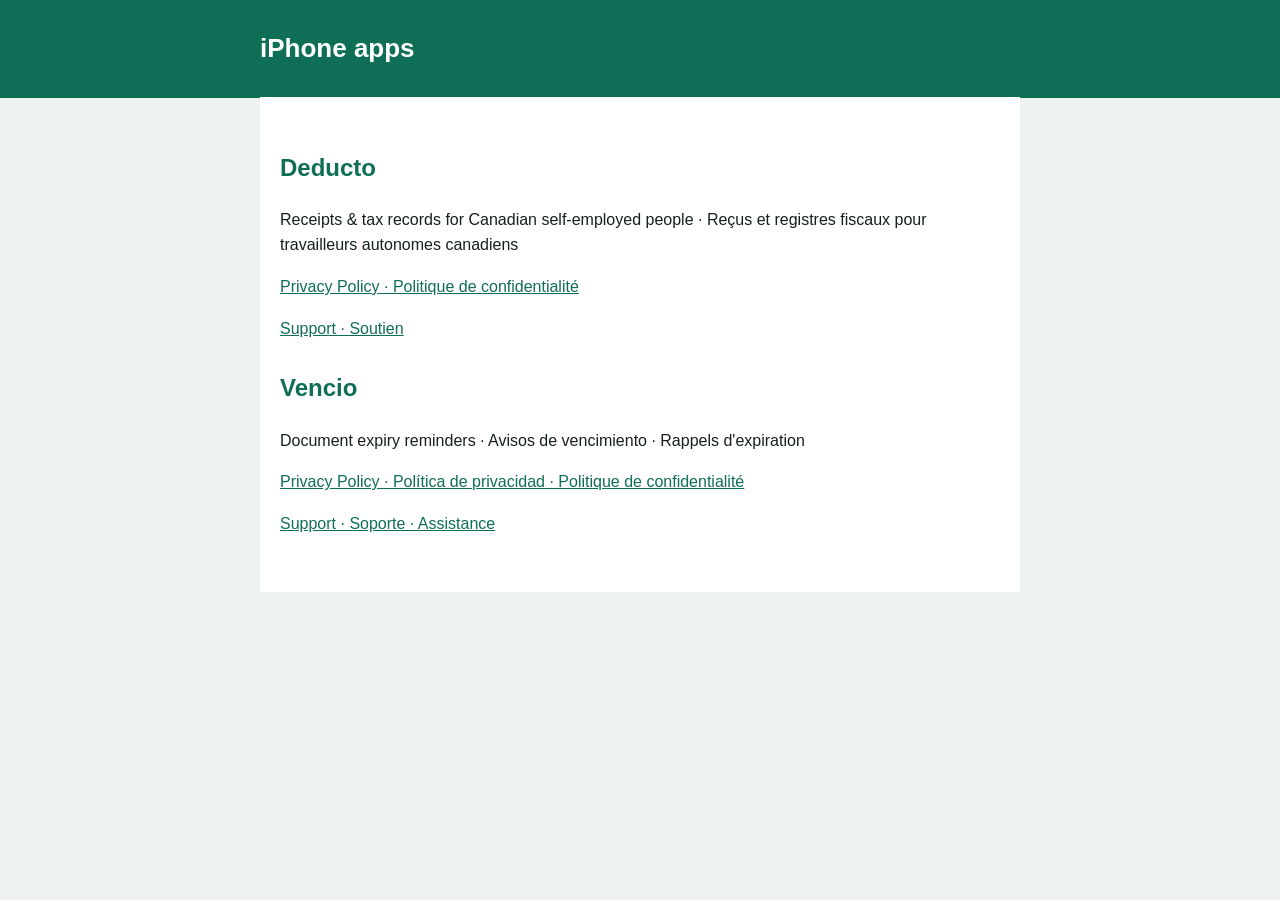
<file: index.html>
<!doctype html><html lang="en"><head><meta charset="utf-8"><meta name="viewport" content="width=device-width,initial-scale=1"><title>Deya Mutombo – Apps</title><link rel="stylesheet" href="/style.css"></head>
<body><header><div><h1>iPhone apps</h1></div></header>
<main><h2>Deducto</h2><p>Receipts &amp; tax records for Canadian self-employed people · Reçus et registres fiscaux pour travailleurs autonomes canadiens</p><p><a href="/deducto/privacy/">Privacy Policy · Politique de confidentialité</a></p><p><a href="/deducto/support/">Support · Soutien</a></p><h2>Vencio</h2><p>Document expiry reminders · Avisos de vencimiento · Rappels d'expiration</p><p><a href="/vencio/privacy/">Privacy Policy · Política de privacidad · Politique de confidentialité</a></p><p><a href="/vencio/support/">Support · Soporte · Assistance</a></p></main></body></html>
</file>
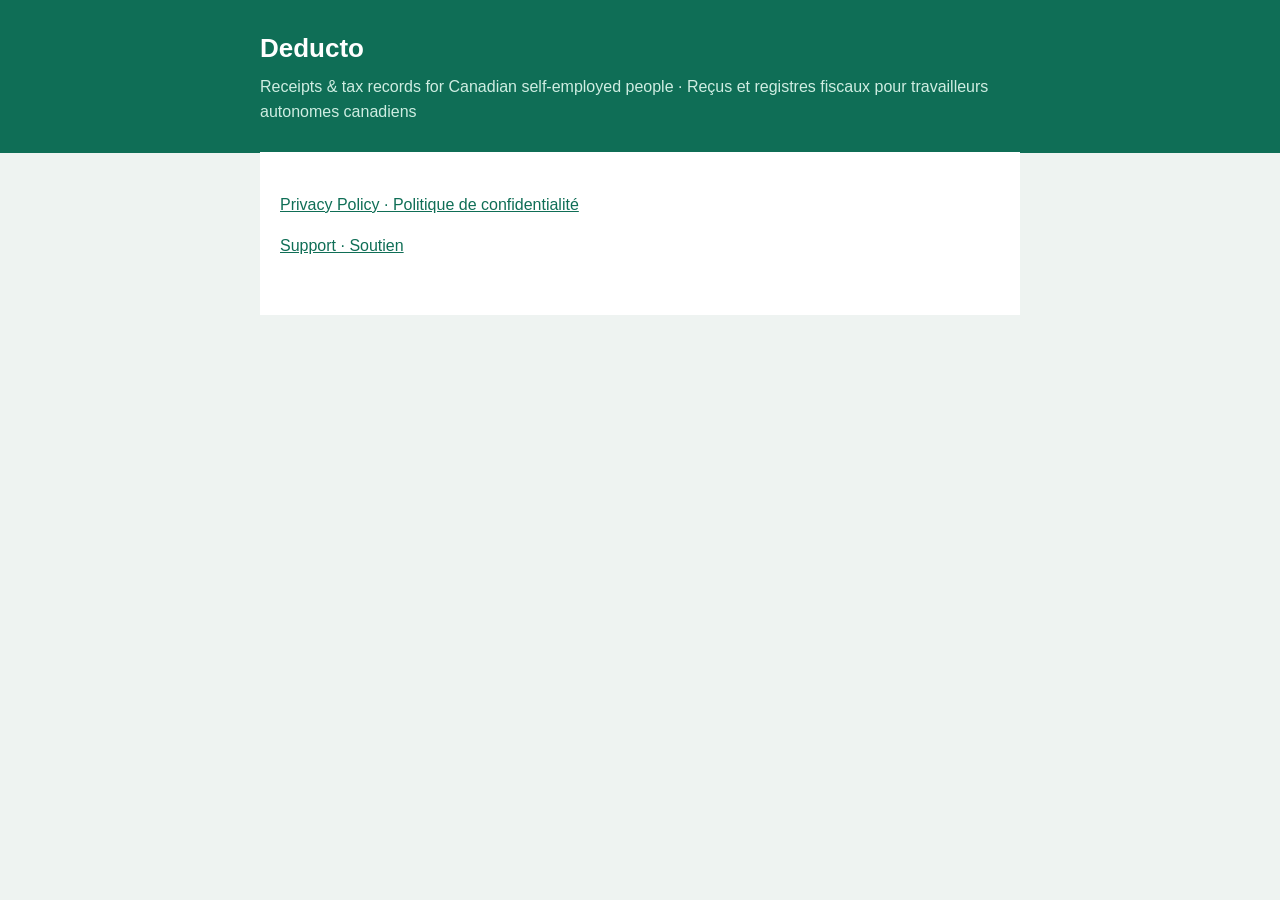
<file: deducto/index.html>
<!doctype html><html lang="en"><head><meta charset="utf-8"><meta name="viewport" content="width=device-width,initial-scale=1"><title>Deducto</title><link rel="stylesheet" href="/style.css"></head>
<body><header><div><h1>Deducto</h1><p>Receipts &amp; tax records for Canadian self-employed people · Reçus et registres fiscaux pour travailleurs autonomes canadiens</p></div></header>
<main><p><a href="/deducto/privacy/">Privacy Policy · Politique de confidentialité</a></p><p><a href="/deducto/support/">Support · Soutien</a></p></main></body></html>
</file>
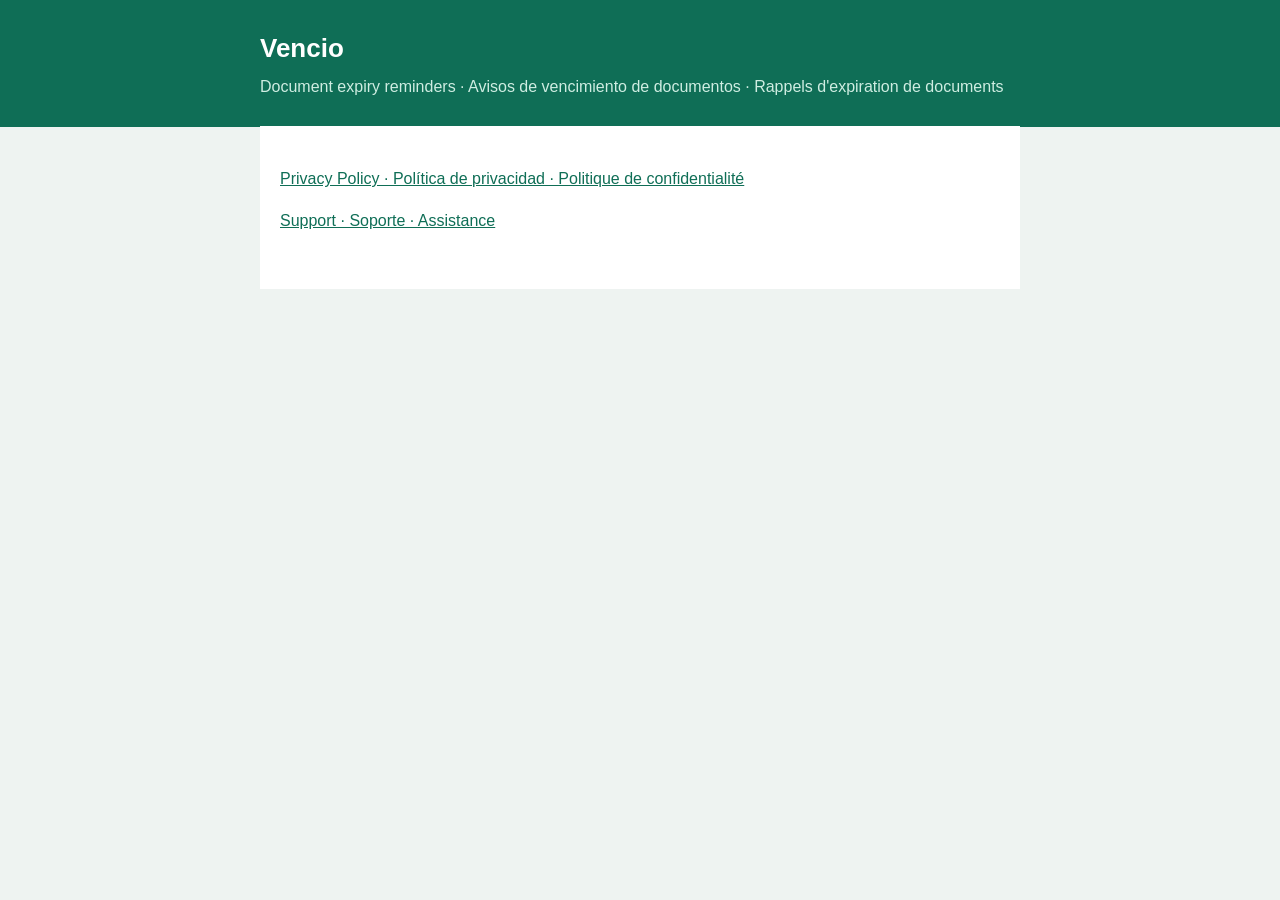
<file: vencio/index.html>
<!doctype html><html lang="en"><head><meta charset="utf-8"><meta name="viewport" content="width=device-width,initial-scale=1"><title>Vencio</title><link rel="stylesheet" href="/style.css"></head>
<body><header><div><h1>Vencio</h1><p>Document expiry reminders · Avisos de vencimiento de documentos · Rappels d'expiration de documents</p></div></header>
<main><p><a href="/vencio/privacy/">Privacy Policy · Política de privacidad · Politique de confidentialité</a></p><p><a href="/vencio/support/">Support · Soporte · Assistance</a></p></main></body></html>
</file>
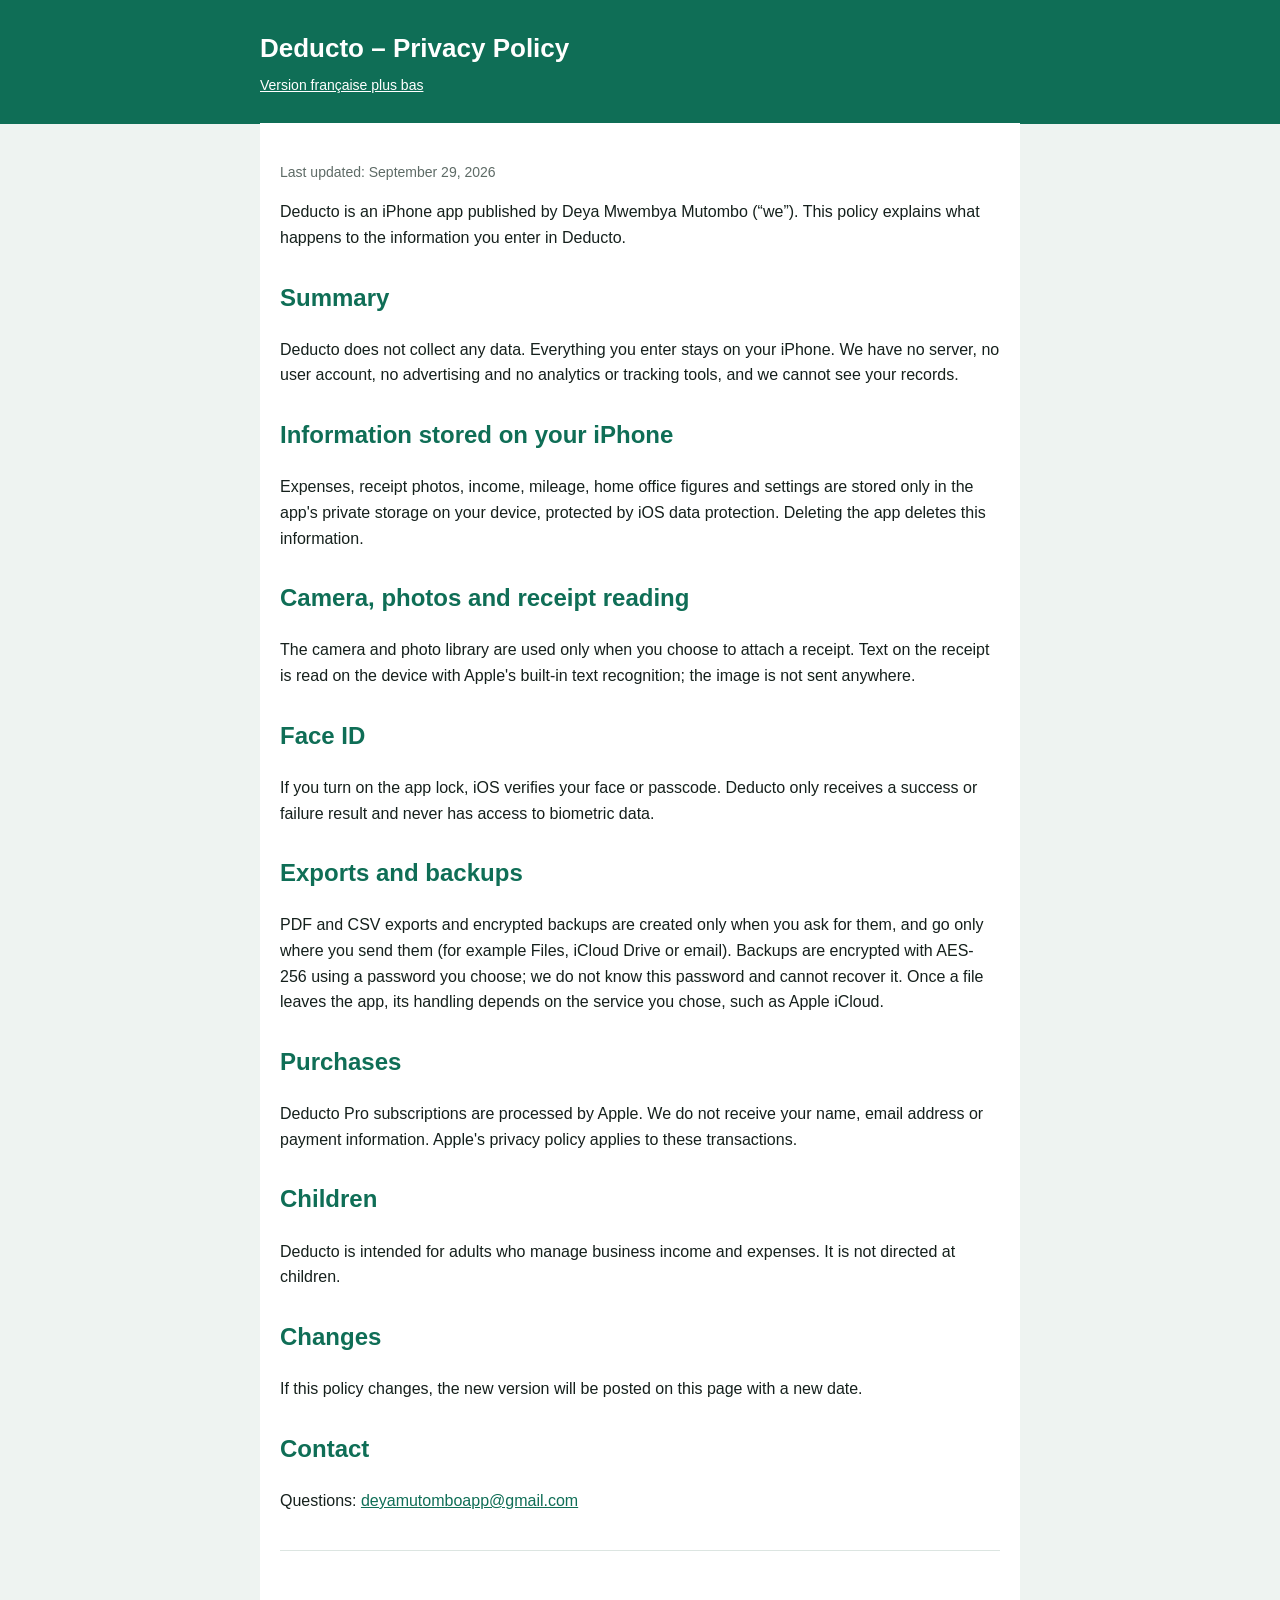
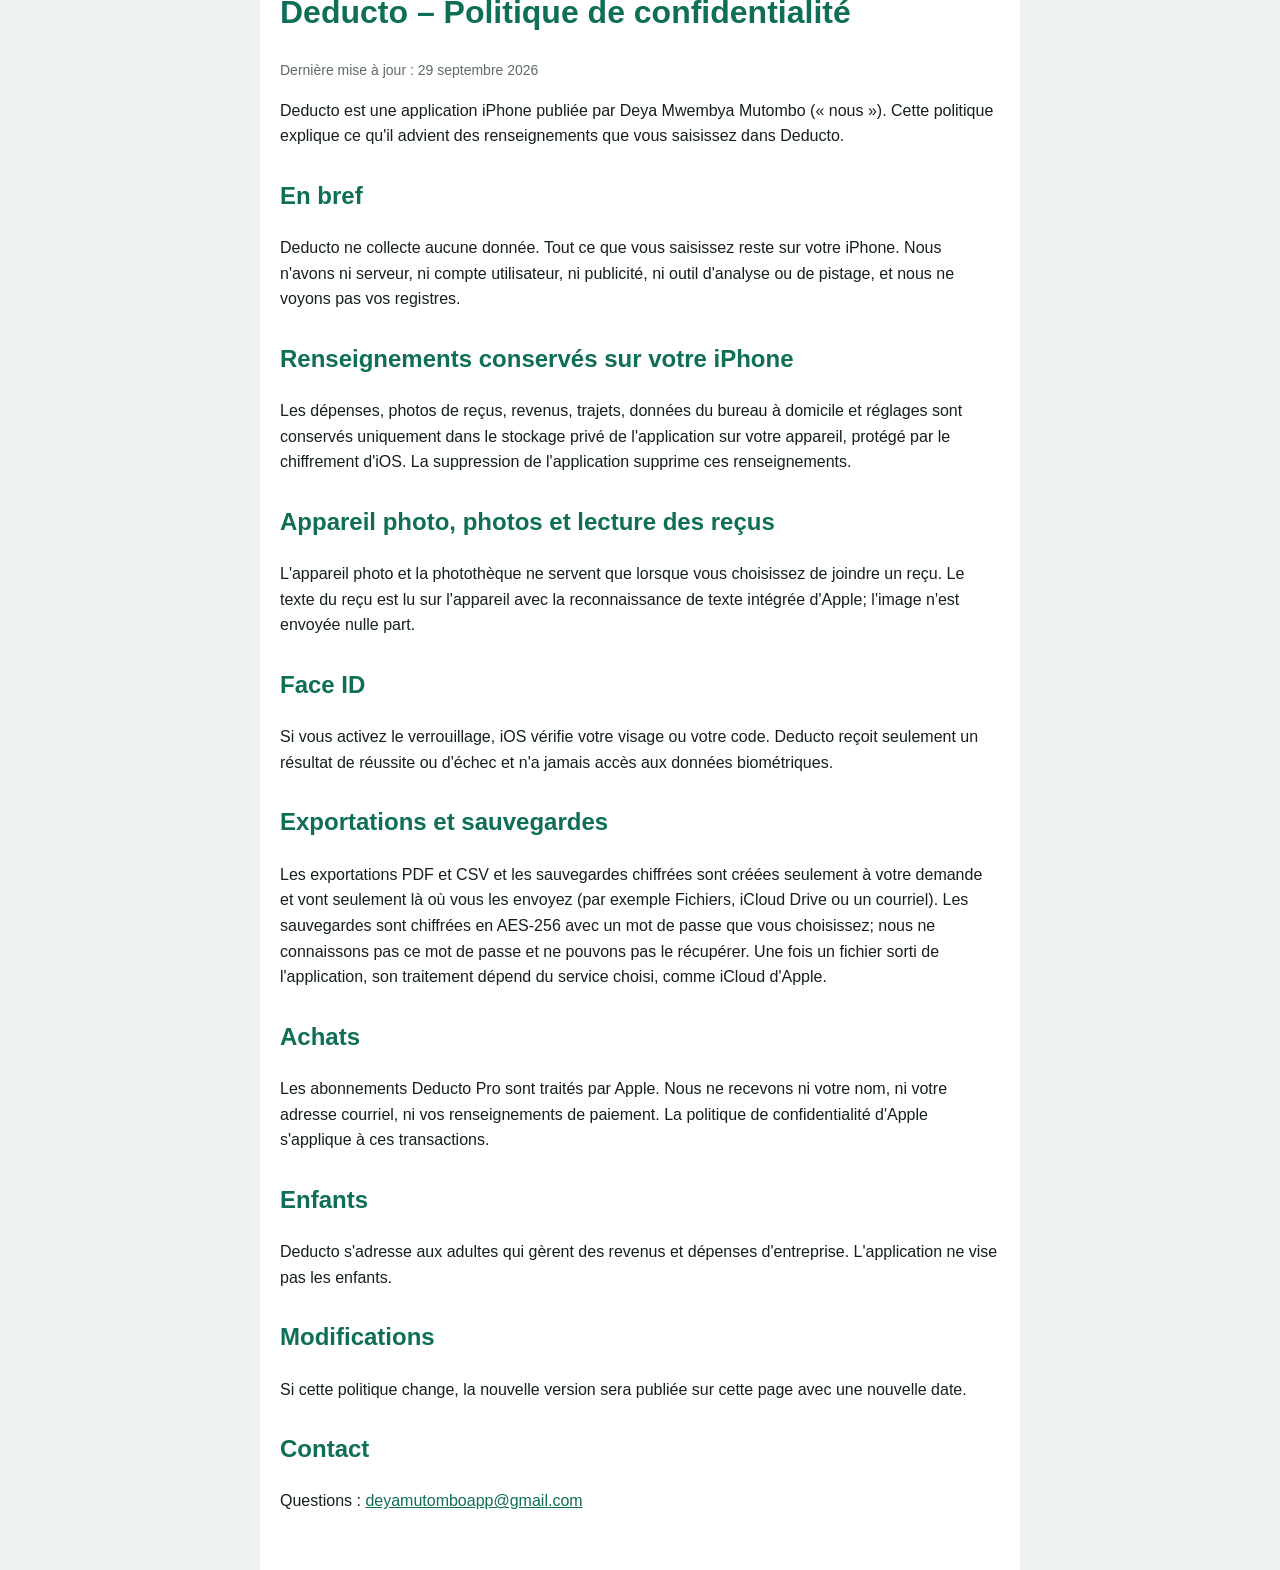
<file: deducto/privacy/index.html>
<!doctype html><html lang="en"><head><meta charset="utf-8"><meta name="viewport" content="width=device-width,initial-scale=1"><title>Deducto – Privacy Policy</title><link rel="stylesheet" href="/style.css"></head>
<body><header><div><h1>Deducto – Privacy Policy</h1><p class="lang"><a href="#fr">Version française plus bas</a></p></div></header><main>
<p class="muted">Last updated: September 29, 2026</p>
<p>Deducto is an iPhone app published by Deya Mwembya Mutombo (“we”). This policy explains what happens to the information you enter in Deducto.</p>
<h2>Summary</h2>
<p>Deducto does not collect any data. Everything you enter stays on your iPhone. We have no server, no user account, no advertising and no analytics or tracking tools, and we cannot see your records.</p>
<h2>Information stored on your iPhone</h2>
<p>Expenses, receipt photos, income, mileage, home office figures and settings are stored only in the app's private storage on your device, protected by iOS data protection. Deleting the app deletes this information.</p>
<h2>Camera, photos and receipt reading</h2>
<p>The camera and photo library are used only when you choose to attach a receipt. Text on the receipt is read on the device with Apple's built-in text recognition; the image is not sent anywhere.</p>
<h2>Face ID</h2>
<p>If you turn on the app lock, iOS verifies your face or passcode. Deducto only receives a success or failure result and never has access to biometric data.</p>
<h2>Exports and backups</h2>
<p>PDF and CSV exports and encrypted backups are created only when you ask for them, and go only where you send them (for example Files, iCloud Drive or email). Backups are encrypted with AES-256 using a password you choose; we do not know this password and cannot recover it. Once a file leaves the app, its handling depends on the service you chose, such as Apple iCloud.</p>
<h2>Purchases</h2>
<p>Deducto Pro subscriptions are processed by Apple. We do not receive your name, email address or payment information. Apple's privacy policy applies to these transactions.</p>
<h2>Children</h2>
<p>Deducto is intended for adults who manage business income and expenses. It is not directed at children.</p>
<h2>Changes</h2>
<p>If this policy changes, the new version will be posted on this page with a new date.</p>
<h2>Contact</h2>
<p>Questions: <a href="mailto:deyamutomboapp@gmail.com">deyamutomboapp@gmail.com</a></p>
<hr id="fr">
<h1 style="color:var(--g)">Deducto – Politique de confidentialité</h1>
<p class="muted">Dernière mise à jour : 29 septembre 2026</p>
<p>Deducto est une application iPhone publiée par Deya Mwembya Mutombo (« nous »). Cette politique explique ce qu'il advient des renseignements que vous saisissez dans Deducto.</p>
<h2>En bref</h2>
<p>Deducto ne collecte aucune donnée. Tout ce que vous saisissez reste sur votre iPhone. Nous n'avons ni serveur, ni compte utilisateur, ni publicité, ni outil d'analyse ou de pistage, et nous ne voyons pas vos registres.</p>
<h2>Renseignements conservés sur votre iPhone</h2>
<p>Les dépenses, photos de reçus, revenus, trajets, données du bureau à domicile et réglages sont conservés uniquement dans le stockage privé de l'application sur votre appareil, protégé par le chiffrement d'iOS. La suppression de l'application supprime ces renseignements.</p>
<h2>Appareil photo, photos et lecture des reçus</h2>
<p>L'appareil photo et la photothèque ne servent que lorsque vous choisissez de joindre un reçu. Le texte du reçu est lu sur l'appareil avec la reconnaissance de texte intégrée d'Apple; l'image n'est envoyée nulle part.</p>
<h2>Face ID</h2>
<p>Si vous activez le verrouillage, iOS vérifie votre visage ou votre code. Deducto reçoit seulement un résultat de réussite ou d'échec et n'a jamais accès aux données biométriques.</p>
<h2>Exportations et sauvegardes</h2>
<p>Les exportations PDF et CSV et les sauvegardes chiffrées sont créées seulement à votre demande et vont seulement là où vous les envoyez (par exemple Fichiers, iCloud Drive ou un courriel). Les sauvegardes sont chiffrées en AES-256 avec un mot de passe que vous choisissez; nous ne connaissons pas ce mot de passe et ne pouvons pas le récupérer. Une fois un fichier sorti de l'application, son traitement dépend du service choisi, comme iCloud d'Apple.</p>
<h2>Achats</h2>
<p>Les abonnements Deducto Pro sont traités par Apple. Nous ne recevons ni votre nom, ni votre adresse courriel, ni vos renseignements de paiement. La politique de confidentialité d'Apple s'applique à ces transactions.</p>
<h2>Enfants</h2>
<p>Deducto s'adresse aux adultes qui gèrent des revenus et dépenses d'entreprise. L'application ne vise pas les enfants.</p>
<h2>Modifications</h2>
<p>Si cette politique change, la nouvelle version sera publiée sur cette page avec une nouvelle date.</p>
<h2>Contact</h2>
<p>Questions : <a href="mailto:deyamutomboapp@gmail.com">deyamutomboapp@gmail.com</a></p>
</main></body></html>
</file>
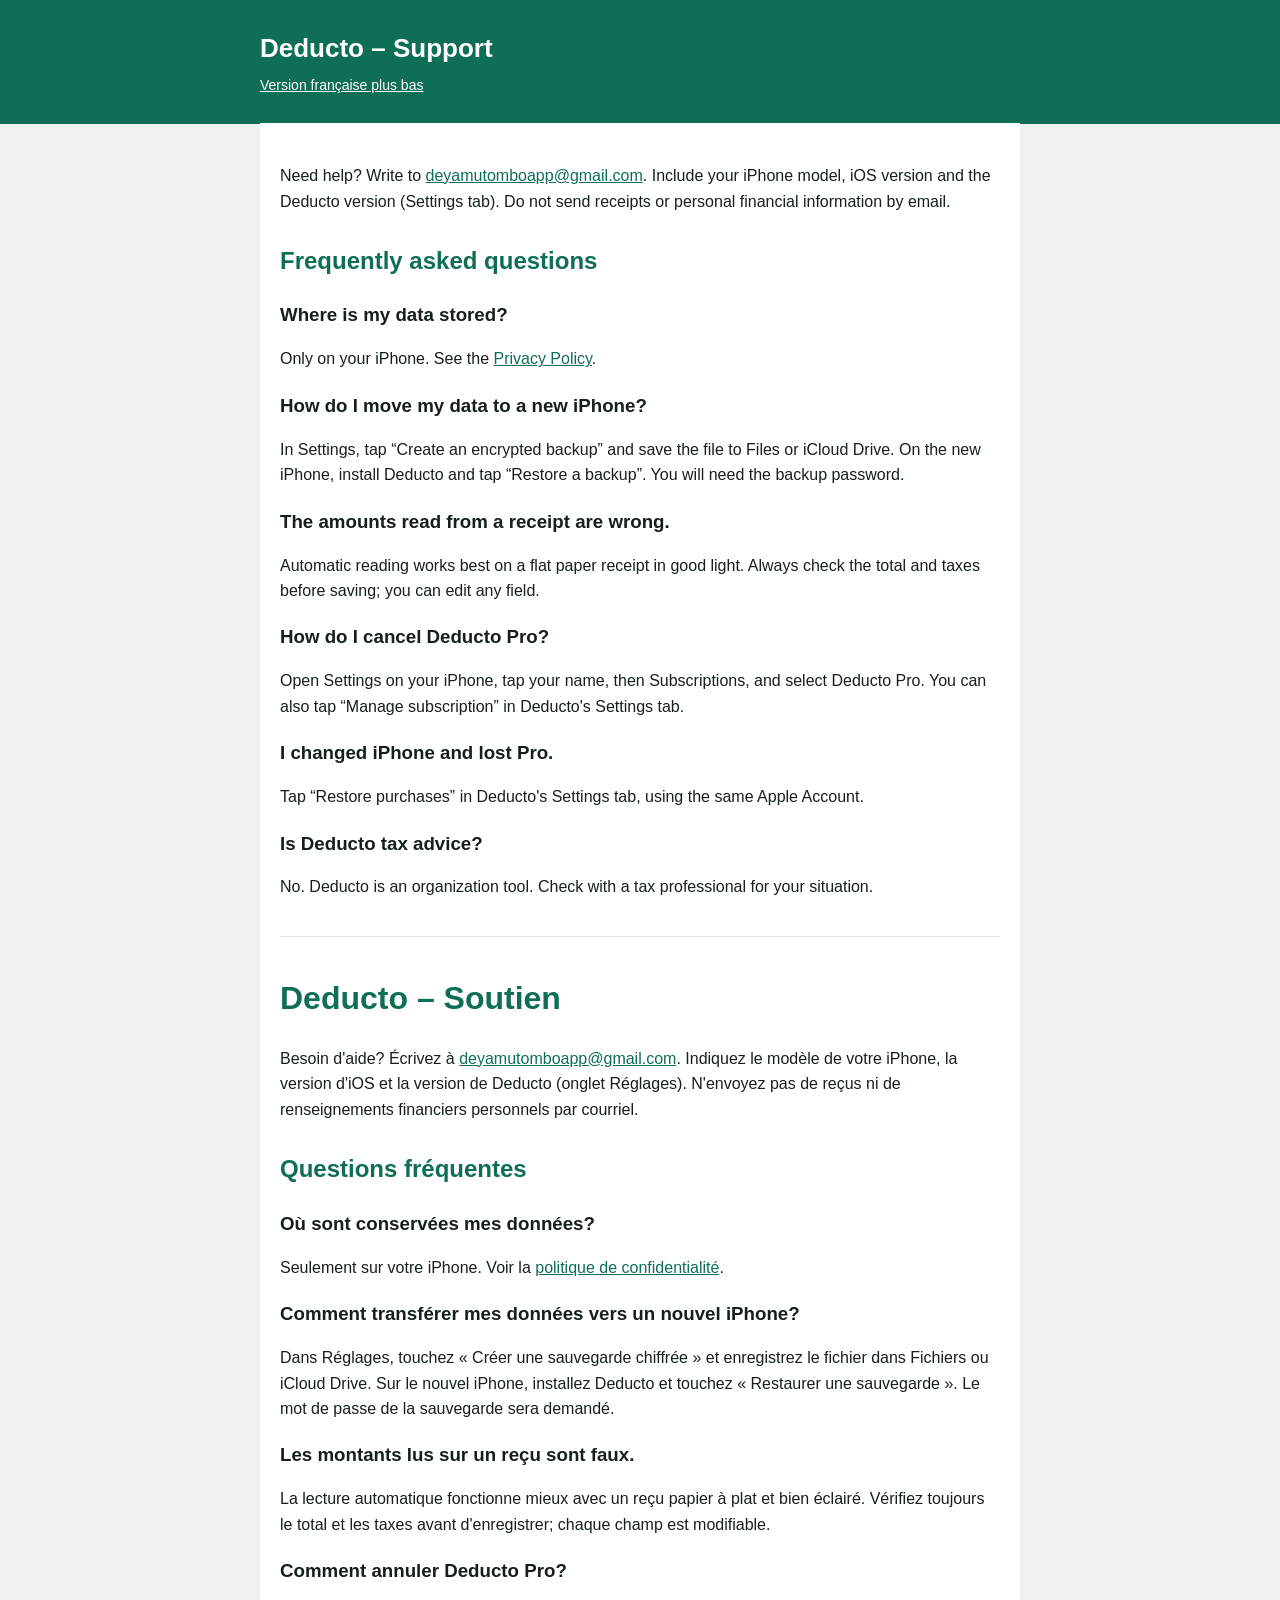
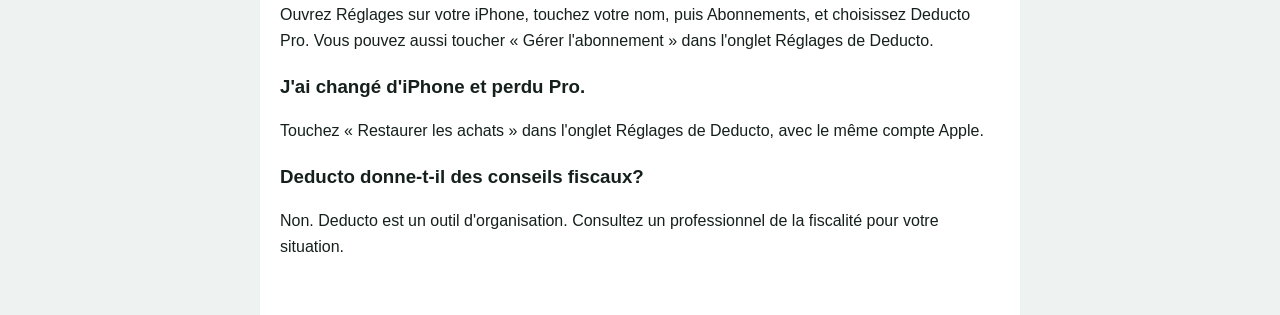
<file: deducto/support/index.html>
<!doctype html><html lang="en"><head><meta charset="utf-8"><meta name="viewport" content="width=device-width,initial-scale=1"><title>Deducto – Support</title><link rel="stylesheet" href="/style.css"></head>
<body><header><div><h1>Deducto – Support</h1><p class="lang"><a href="#fr">Version française plus bas</a></p></div></header><main>
<p>Need help? Write to <a href="mailto:deyamutomboapp@gmail.com">deyamutomboapp@gmail.com</a>. Include your iPhone model, iOS version and the Deducto version (Settings tab). Do not send receipts or personal financial information by email.</p>
<h2>Frequently asked questions</h2>
<h3>Where is my data stored?</h3><p>Only on your iPhone. See the <a href="/deducto/privacy/">Privacy Policy</a>.</p>
<h3>How do I move my data to a new iPhone?</h3><p>In Settings, tap “Create an encrypted backup” and save the file to Files or iCloud Drive. On the new iPhone, install Deducto and tap “Restore a backup”. You will need the backup password.</p>
<h3>The amounts read from a receipt are wrong.</h3><p>Automatic reading works best on a flat paper receipt in good light. Always check the total and taxes before saving; you can edit any field.</p>
<h3>How do I cancel Deducto Pro?</h3><p>Open Settings on your iPhone, tap your name, then Subscriptions, and select Deducto Pro. You can also tap “Manage subscription” in Deducto's Settings tab.</p>
<h3>I changed iPhone and lost Pro.</h3><p>Tap “Restore purchases” in Deducto's Settings tab, using the same Apple Account.</p>
<h3>Is Deducto tax advice?</h3><p>No. Deducto is an organization tool. Check with a tax professional for your situation.</p>
<hr id="fr">
<h1 style="color:var(--g)">Deducto – Soutien</h1>
<p>Besoin d'aide? Écrivez à <a href="mailto:deyamutomboapp@gmail.com">deyamutomboapp@gmail.com</a>. Indiquez le modèle de votre iPhone, la version d'iOS et la version de Deducto (onglet Réglages). N'envoyez pas de reçus ni de renseignements financiers personnels par courriel.</p>
<h2>Questions fréquentes</h2>
<h3>Où sont conservées mes données?</h3><p>Seulement sur votre iPhone. Voir la <a href="/deducto/privacy/#fr">politique de confidentialité</a>.</p>
<h3>Comment transférer mes données vers un nouvel iPhone?</h3><p>Dans Réglages, touchez « Créer une sauvegarde chiffrée » et enregistrez le fichier dans Fichiers ou iCloud Drive. Sur le nouvel iPhone, installez Deducto et touchez « Restaurer une sauvegarde ». Le mot de passe de la sauvegarde sera demandé.</p>
<h3>Les montants lus sur un reçu sont faux.</h3><p>La lecture automatique fonctionne mieux avec un reçu papier à plat et bien éclairé. Vérifiez toujours le total et les taxes avant d'enregistrer; chaque champ est modifiable.</p>
<h3>Comment annuler Deducto Pro?</h3><p>Ouvrez Réglages sur votre iPhone, touchez votre nom, puis Abonnements, et choisissez Deducto Pro. Vous pouvez aussi toucher « Gérer l'abonnement » dans l'onglet Réglages de Deducto.</p>
<h3>J'ai changé d'iPhone et perdu Pro.</h3><p>Touchez « Restaurer les achats » dans l'onglet Réglages de Deducto, avec le même compte Apple.</p>
<h3>Deducto donne-t-il des conseils fiscaux?</h3><p>Non. Deducto est un outil d'organisation. Consultez un professionnel de la fiscalité pour votre situation.</p>
</main></body></html>
</file>
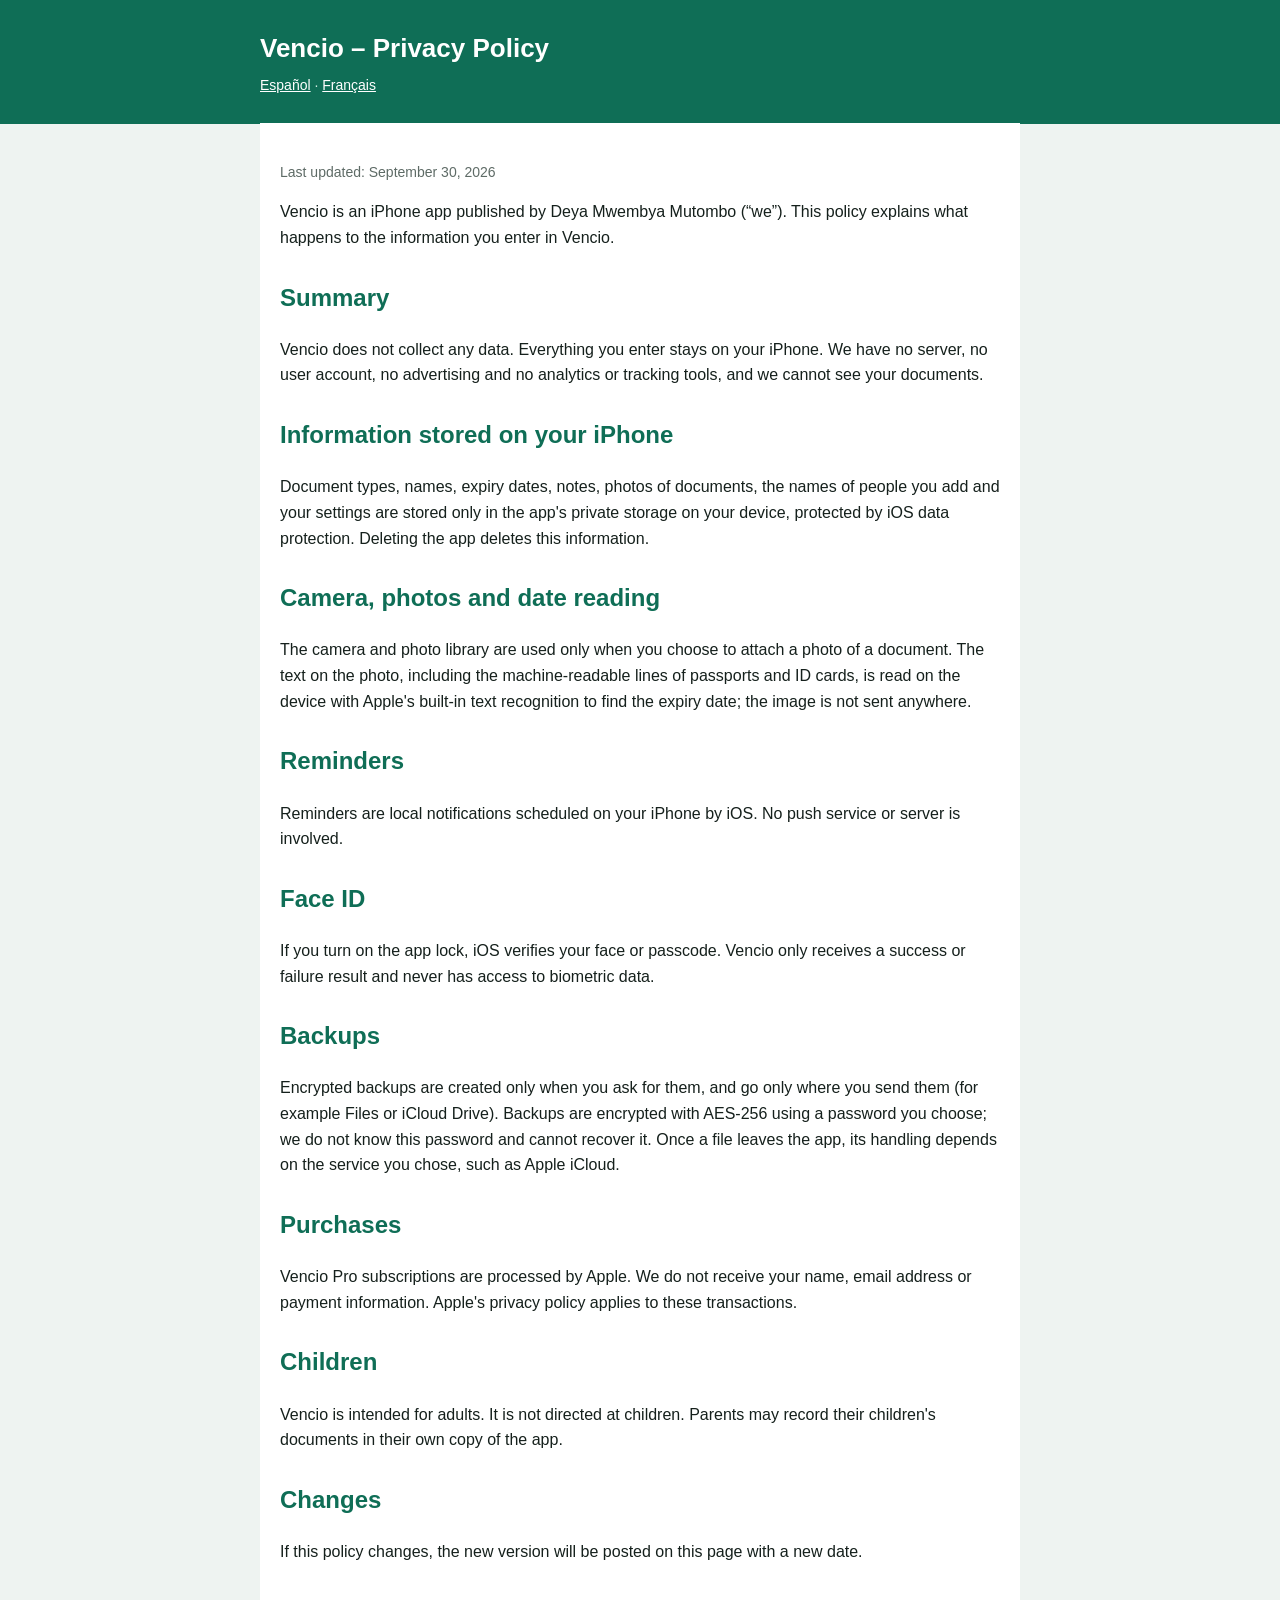
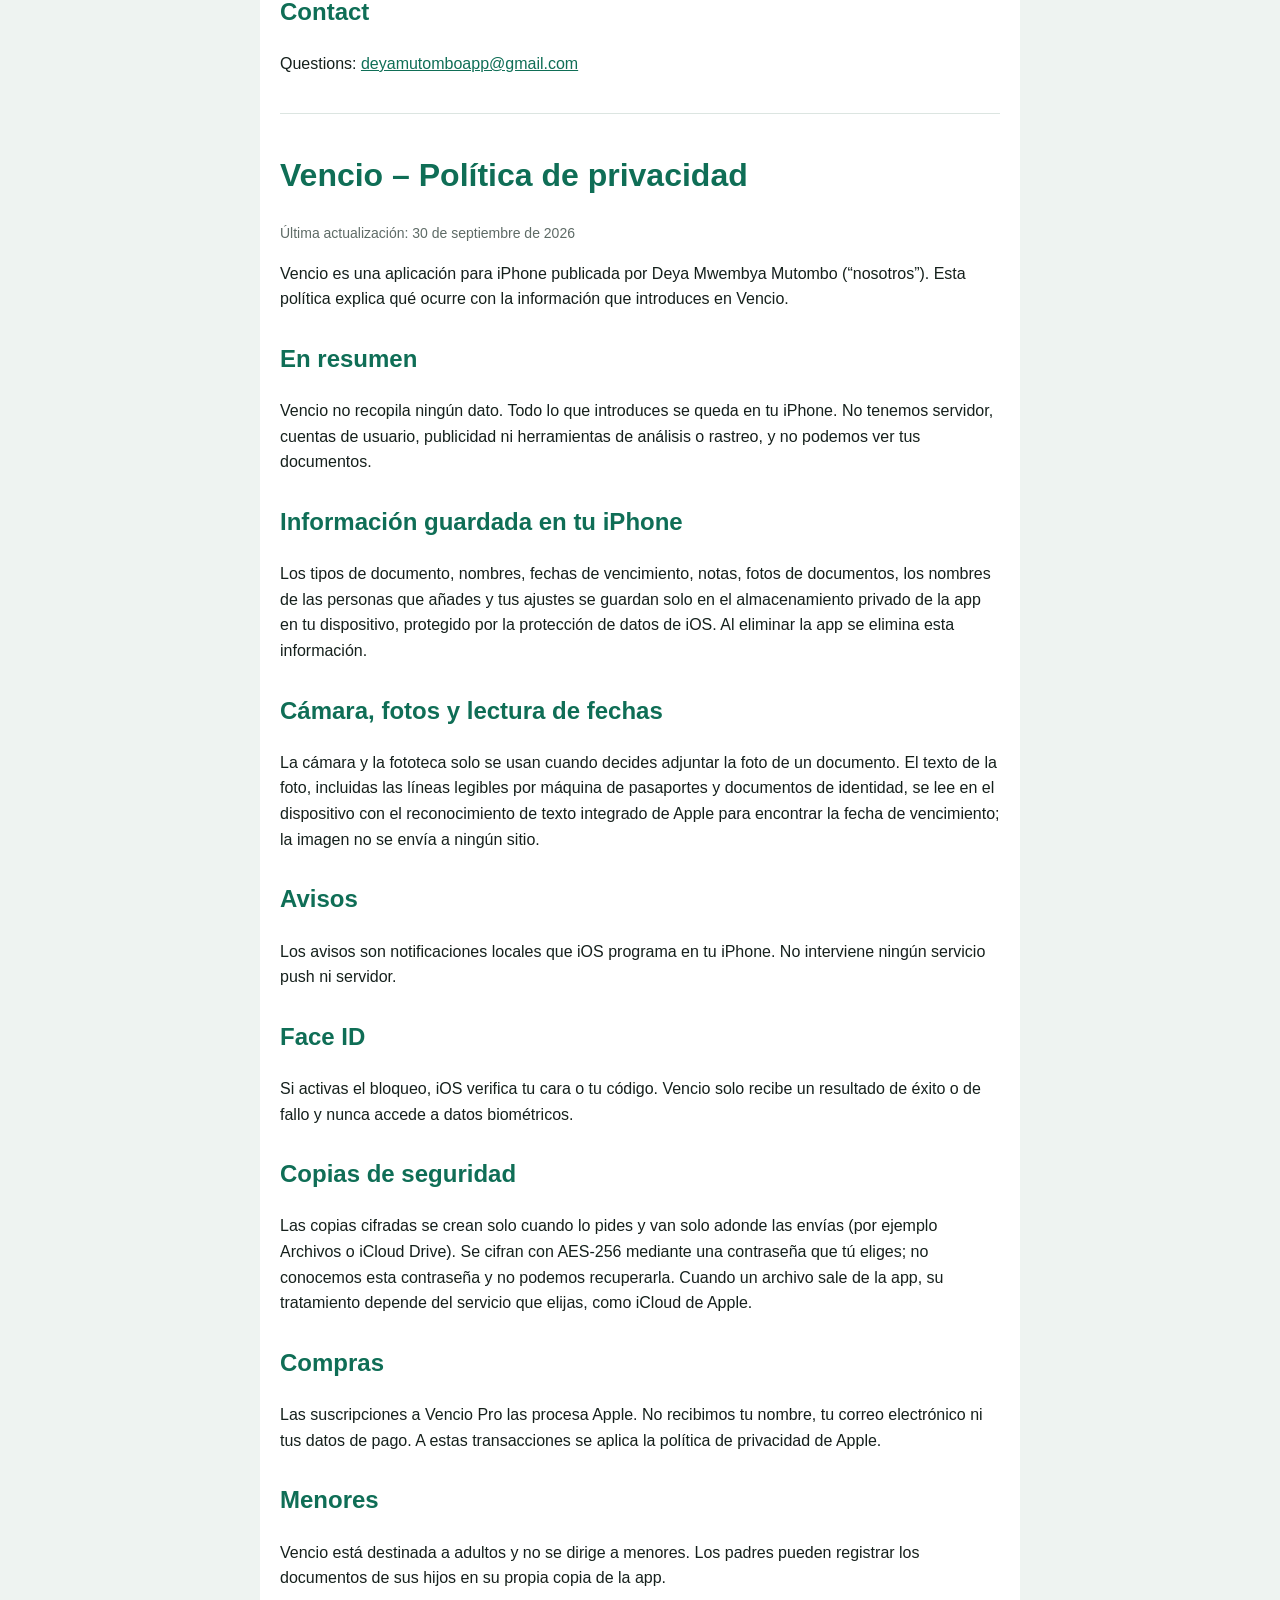
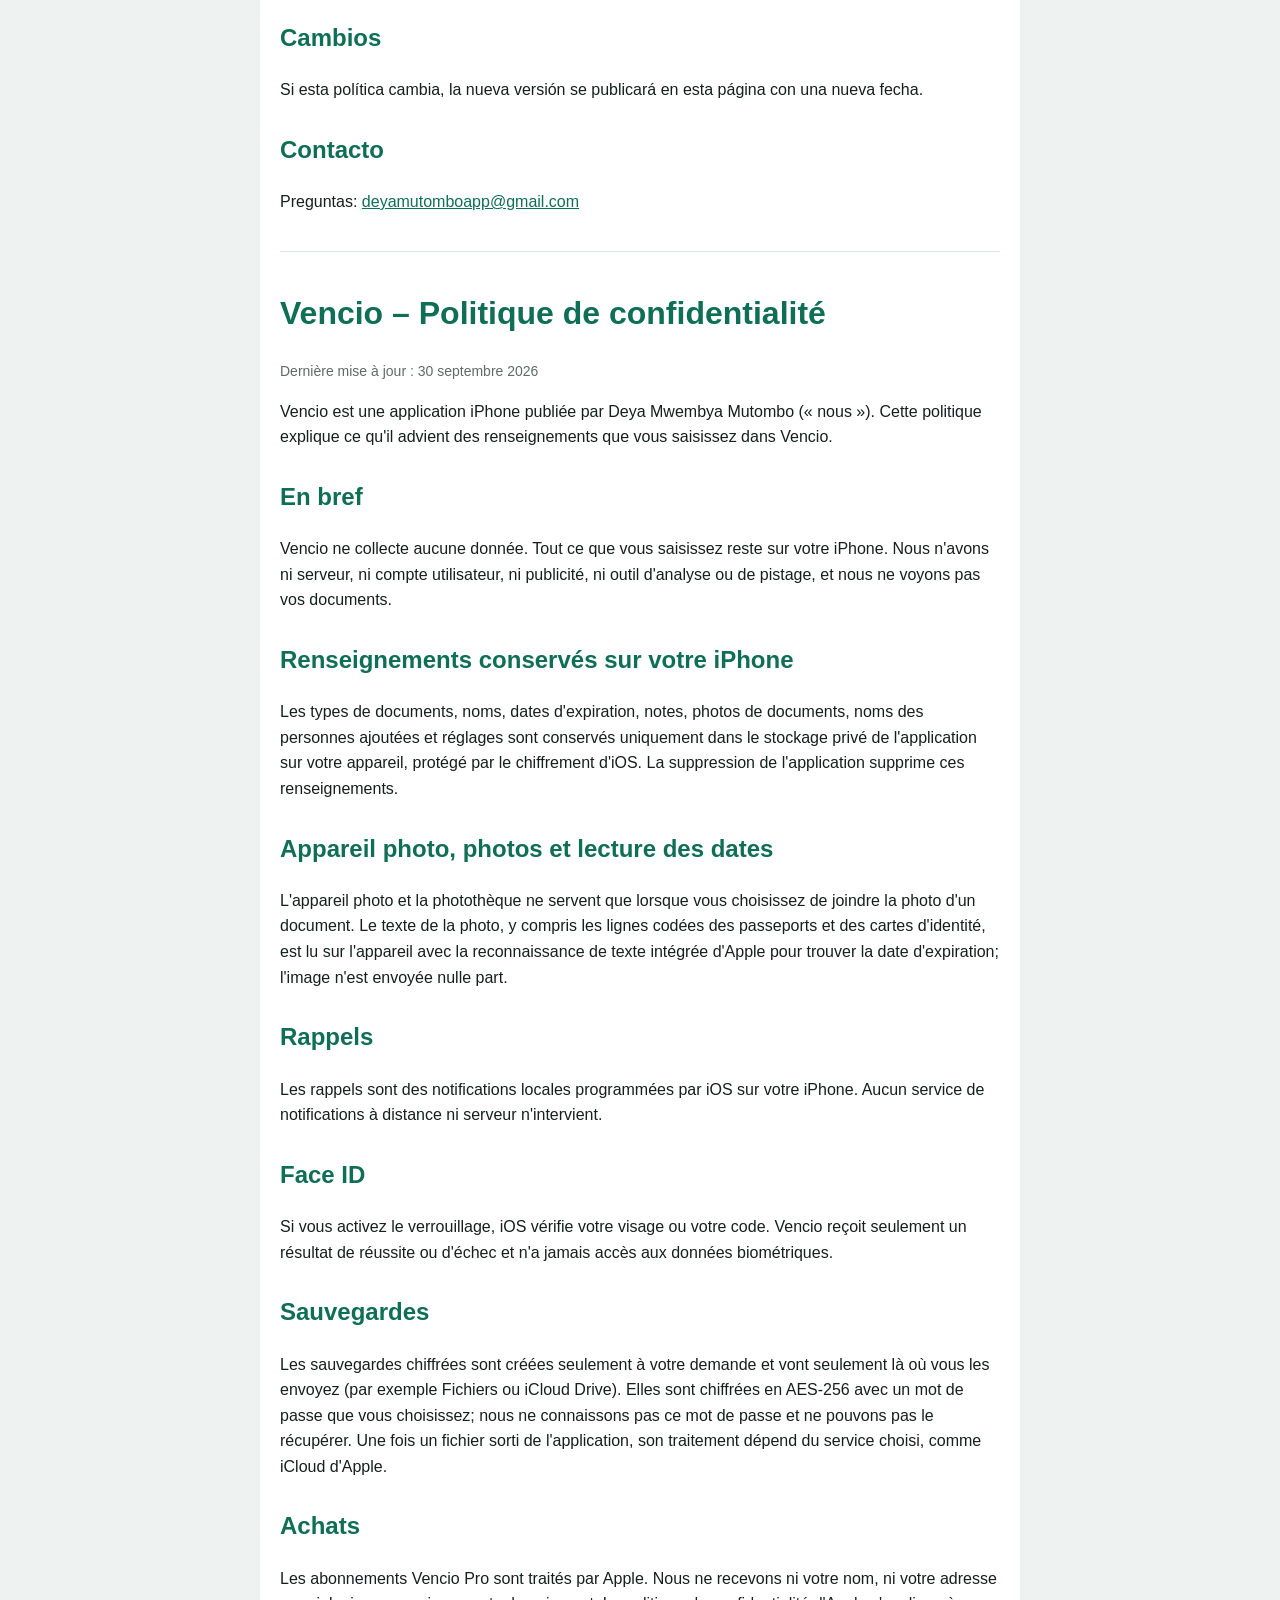
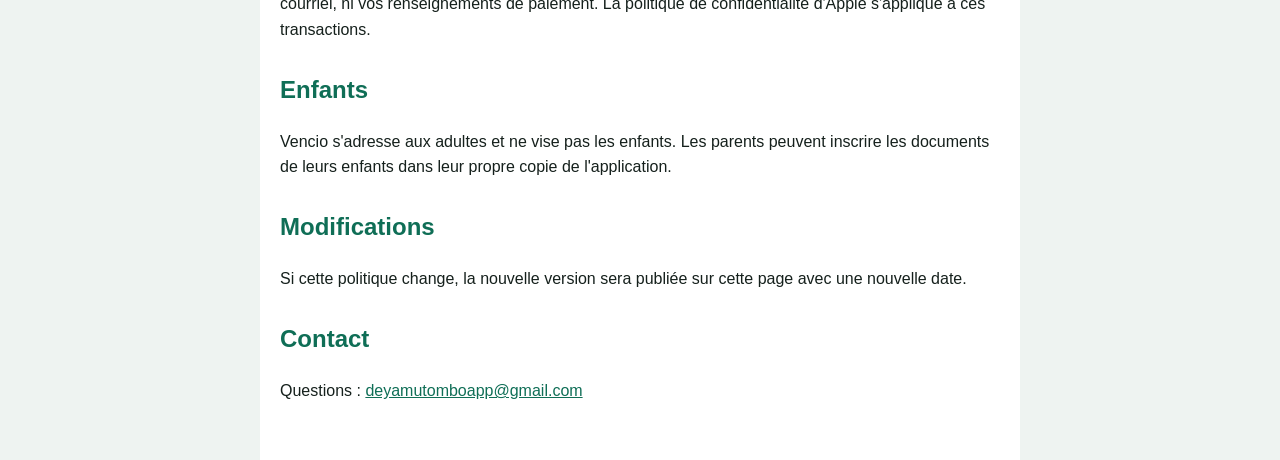
<file: vencio/privacy/index.html>
<!doctype html><html lang="en"><head><meta charset="utf-8"><meta name="viewport" content="width=device-width,initial-scale=1"><title>Vencio – Privacy Policy</title><link rel="stylesheet" href="/style.css"></head>
<body><header><div><h1>Vencio – Privacy Policy</h1><p class="lang"><a href="#es">Español</a> · <a href="#fr">Français</a></p></div></header><main>
<p class="muted">Last updated: September 30, 2026</p>
<p>Vencio is an iPhone app published by Deya Mwembya Mutombo (“we”). This policy explains what happens to the information you enter in Vencio.</p>
<h2>Summary</h2>
<p>Vencio does not collect any data. Everything you enter stays on your iPhone. We have no server, no user account, no advertising and no analytics or tracking tools, and we cannot see your documents.</p>
<h2>Information stored on your iPhone</h2>
<p>Document types, names, expiry dates, notes, photos of documents, the names of people you add and your settings are stored only in the app's private storage on your device, protected by iOS data protection. Deleting the app deletes this information.</p>
<h2>Camera, photos and date reading</h2>
<p>The camera and photo library are used only when you choose to attach a photo of a document. The text on the photo, including the machine-readable lines of passports and ID cards, is read on the device with Apple's built-in text recognition to find the expiry date; the image is not sent anywhere.</p>
<h2>Reminders</h2>
<p>Reminders are local notifications scheduled on your iPhone by iOS. No push service or server is involved.</p>
<h2>Face ID</h2>
<p>If you turn on the app lock, iOS verifies your face or passcode. Vencio only receives a success or failure result and never has access to biometric data.</p>
<h2>Backups</h2>
<p>Encrypted backups are created only when you ask for them, and go only where you send them (for example Files or iCloud Drive). Backups are encrypted with AES-256 using a password you choose; we do not know this password and cannot recover it. Once a file leaves the app, its handling depends on the service you chose, such as Apple iCloud.</p>
<h2>Purchases</h2>
<p>Vencio Pro subscriptions are processed by Apple. We do not receive your name, email address or payment information. Apple's privacy policy applies to these transactions.</p>
<h2>Children</h2>
<p>Vencio is intended for adults. It is not directed at children. Parents may record their children's documents in their own copy of the app.</p>
<h2>Changes</h2>
<p>If this policy changes, the new version will be posted on this page with a new date.</p>
<h2>Contact</h2>
<p>Questions: <a href="mailto:deyamutomboapp@gmail.com">deyamutomboapp@gmail.com</a></p>

<hr id="es">
<h1 style="color:var(--g)">Vencio – Política de privacidad</h1>
<p class="muted">Última actualización: 30 de septiembre de 2026</p>
<p>Vencio es una aplicación para iPhone publicada por Deya Mwembya Mutombo (“nosotros”). Esta política explica qué ocurre con la información que introduces en Vencio.</p>
<h2>En resumen</h2>
<p>Vencio no recopila ningún dato. Todo lo que introduces se queda en tu iPhone. No tenemos servidor, cuentas de usuario, publicidad ni herramientas de análisis o rastreo, y no podemos ver tus documentos.</p>
<h2>Información guardada en tu iPhone</h2>
<p>Los tipos de documento, nombres, fechas de vencimiento, notas, fotos de documentos, los nombres de las personas que añades y tus ajustes se guardan solo en el almacenamiento privado de la app en tu dispositivo, protegido por la protección de datos de iOS. Al eliminar la app se elimina esta información.</p>
<h2>Cámara, fotos y lectura de fechas</h2>
<p>La cámara y la fototeca solo se usan cuando decides adjuntar la foto de un documento. El texto de la foto, incluidas las líneas legibles por máquina de pasaportes y documentos de identidad, se lee en el dispositivo con el reconocimiento de texto integrado de Apple para encontrar la fecha de vencimiento; la imagen no se envía a ningún sitio.</p>
<h2>Avisos</h2>
<p>Los avisos son notificaciones locales que iOS programa en tu iPhone. No interviene ningún servicio push ni servidor.</p>
<h2>Face ID</h2>
<p>Si activas el bloqueo, iOS verifica tu cara o tu código. Vencio solo recibe un resultado de éxito o de fallo y nunca accede a datos biométricos.</p>
<h2>Copias de seguridad</h2>
<p>Las copias cifradas se crean solo cuando lo pides y van solo adonde las envías (por ejemplo Archivos o iCloud Drive). Se cifran con AES-256 mediante una contraseña que tú eliges; no conocemos esta contraseña y no podemos recuperarla. Cuando un archivo sale de la app, su tratamiento depende del servicio que elijas, como iCloud de Apple.</p>
<h2>Compras</h2>
<p>Las suscripciones a Vencio Pro las procesa Apple. No recibimos tu nombre, tu correo electrónico ni tus datos de pago. A estas transacciones se aplica la política de privacidad de Apple.</p>
<h2>Menores</h2>
<p>Vencio está destinada a adultos y no se dirige a menores. Los padres pueden registrar los documentos de sus hijos en su propia copia de la app.</p>
<h2>Cambios</h2>
<p>Si esta política cambia, la nueva versión se publicará en esta página con una nueva fecha.</p>
<h2>Contacto</h2>
<p>Preguntas: <a href="mailto:deyamutomboapp@gmail.com">deyamutomboapp@gmail.com</a></p>

<hr id="fr">
<h1 style="color:var(--g)">Vencio – Politique de confidentialité</h1>
<p class="muted">Dernière mise à jour : 30 septembre 2026</p>
<p>Vencio est une application iPhone publiée par Deya Mwembya Mutombo (« nous »). Cette politique explique ce qu'il advient des renseignements que vous saisissez dans Vencio.</p>
<h2>En bref</h2>
<p>Vencio ne collecte aucune donnée. Tout ce que vous saisissez reste sur votre iPhone. Nous n'avons ni serveur, ni compte utilisateur, ni publicité, ni outil d'analyse ou de pistage, et nous ne voyons pas vos documents.</p>
<h2>Renseignements conservés sur votre iPhone</h2>
<p>Les types de documents, noms, dates d'expiration, notes, photos de documents, noms des personnes ajoutées et réglages sont conservés uniquement dans le stockage privé de l'application sur votre appareil, protégé par le chiffrement d'iOS. La suppression de l'application supprime ces renseignements.</p>
<h2>Appareil photo, photos et lecture des dates</h2>
<p>L'appareil photo et la photothèque ne servent que lorsque vous choisissez de joindre la photo d'un document. Le texte de la photo, y compris les lignes codées des passeports et des cartes d'identité, est lu sur l'appareil avec la reconnaissance de texte intégrée d'Apple pour trouver la date d'expiration; l'image n'est envoyée nulle part.</p>
<h2>Rappels</h2>
<p>Les rappels sont des notifications locales programmées par iOS sur votre iPhone. Aucun service de notifications à distance ni serveur n'intervient.</p>
<h2>Face ID</h2>
<p>Si vous activez le verrouillage, iOS vérifie votre visage ou votre code. Vencio reçoit seulement un résultat de réussite ou d'échec et n'a jamais accès aux données biométriques.</p>
<h2>Sauvegardes</h2>
<p>Les sauvegardes chiffrées sont créées seulement à votre demande et vont seulement là où vous les envoyez (par exemple Fichiers ou iCloud Drive). Elles sont chiffrées en AES-256 avec un mot de passe que vous choisissez; nous ne connaissons pas ce mot de passe et ne pouvons pas le récupérer. Une fois un fichier sorti de l'application, son traitement dépend du service choisi, comme iCloud d'Apple.</p>
<h2>Achats</h2>
<p>Les abonnements Vencio Pro sont traités par Apple. Nous ne recevons ni votre nom, ni votre adresse courriel, ni vos renseignements de paiement. La politique de confidentialité d'Apple s'applique à ces transactions.</p>
<h2>Enfants</h2>
<p>Vencio s'adresse aux adultes et ne vise pas les enfants. Les parents peuvent inscrire les documents de leurs enfants dans leur propre copie de l'application.</p>
<h2>Modifications</h2>
<p>Si cette politique change, la nouvelle version sera publiée sur cette page avec une nouvelle date.</p>
<h2>Contact</h2>
<p>Questions : <a href="mailto:deyamutomboapp@gmail.com">deyamutomboapp@gmail.com</a></p>
</main></body></html>
</file>
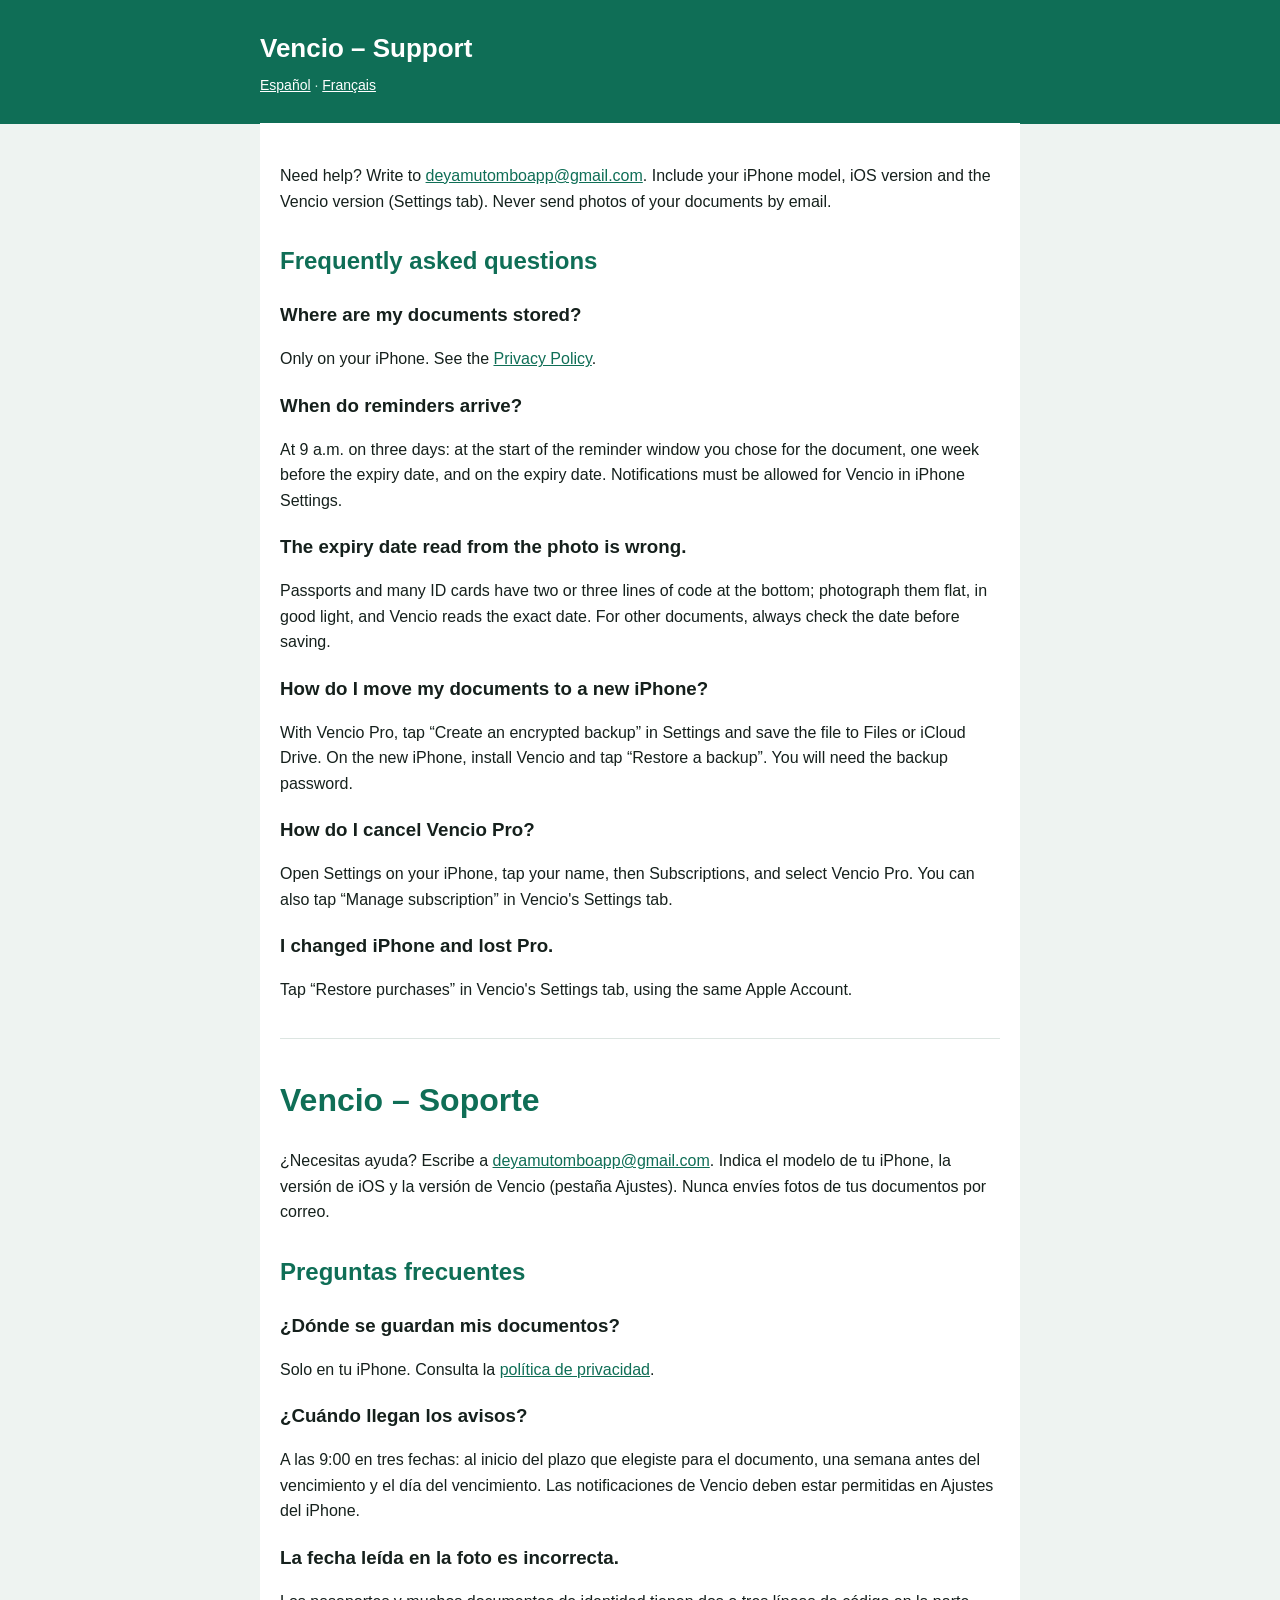
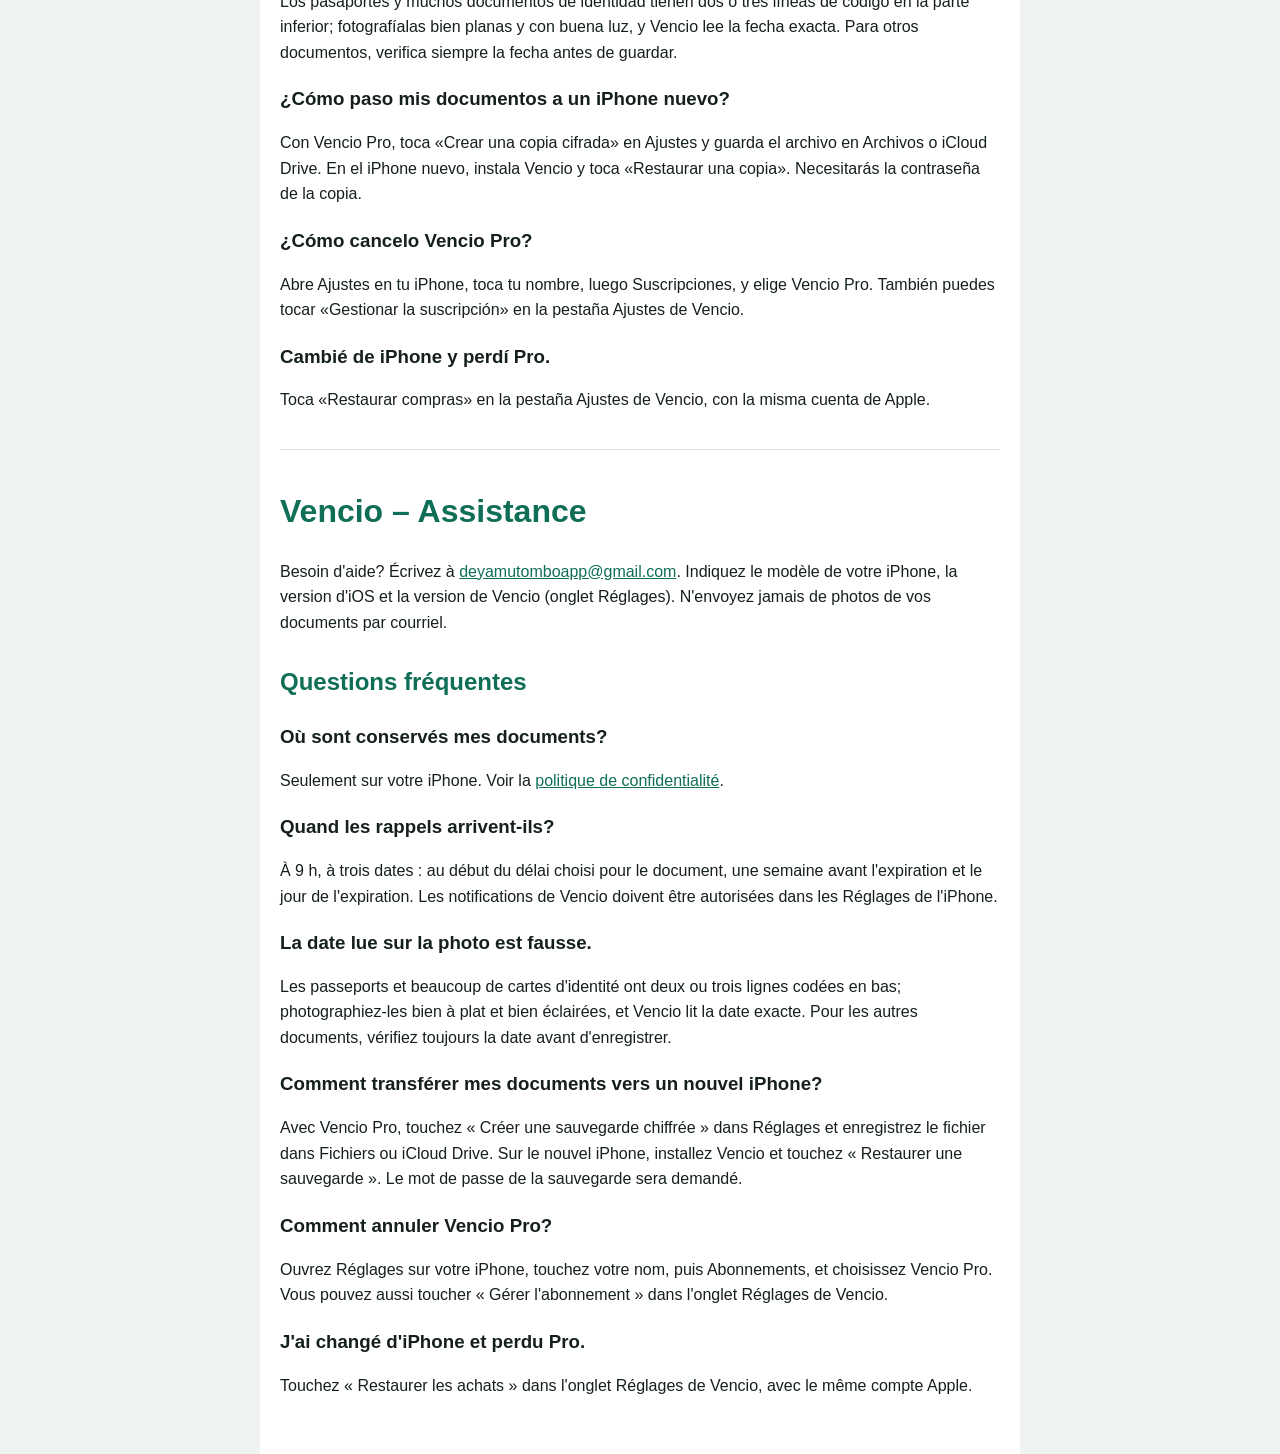
<file: vencio/support/index.html>
<!doctype html><html lang="en"><head><meta charset="utf-8"><meta name="viewport" content="width=device-width,initial-scale=1"><title>Vencio – Support</title><link rel="stylesheet" href="/style.css"></head>
<body><header><div><h1>Vencio – Support</h1><p class="lang"><a href="#es">Español</a> · <a href="#fr">Français</a></p></div></header><main>
<p>Need help? Write to <a href="mailto:deyamutomboapp@gmail.com">deyamutomboapp@gmail.com</a>. Include your iPhone model, iOS version and the Vencio version (Settings tab). Never send photos of your documents by email.</p>
<h2>Frequently asked questions</h2>
<h3>Where are my documents stored?</h3><p>Only on your iPhone. See the <a href="/vencio/privacy/">Privacy Policy</a>.</p>
<h3>When do reminders arrive?</h3><p>At 9 a.m. on three days: at the start of the reminder window you chose for the document, one week before the expiry date, and on the expiry date. Notifications must be allowed for Vencio in iPhone Settings.</p>
<h3>The expiry date read from the photo is wrong.</h3><p>Passports and many ID cards have two or three lines of code at the bottom; photograph them flat, in good light, and Vencio reads the exact date. For other documents, always check the date before saving.</p>
<h3>How do I move my documents to a new iPhone?</h3><p>With Vencio Pro, tap “Create an encrypted backup” in Settings and save the file to Files or iCloud Drive. On the new iPhone, install Vencio and tap “Restore a backup”. You will need the backup password.</p>
<h3>How do I cancel Vencio Pro?</h3><p>Open Settings on your iPhone, tap your name, then Subscriptions, and select Vencio Pro. You can also tap “Manage subscription” in Vencio's Settings tab.</p>
<h3>I changed iPhone and lost Pro.</h3><p>Tap “Restore purchases” in Vencio's Settings tab, using the same Apple Account.</p>

<hr id="es">
<h1 style="color:var(--g)">Vencio – Soporte</h1>
<p>¿Necesitas ayuda? Escribe a <a href="mailto:deyamutomboapp@gmail.com">deyamutomboapp@gmail.com</a>. Indica el modelo de tu iPhone, la versión de iOS y la versión de Vencio (pestaña Ajustes). Nunca envíes fotos de tus documentos por correo.</p>
<h2>Preguntas frecuentes</h2>
<h3>¿Dónde se guardan mis documentos?</h3><p>Solo en tu iPhone. Consulta la <a href="/vencio/privacy/#es">política de privacidad</a>.</p>
<h3>¿Cuándo llegan los avisos?</h3><p>A las 9:00 en tres fechas: al inicio del plazo que elegiste para el documento, una semana antes del vencimiento y el día del vencimiento. Las notificaciones de Vencio deben estar permitidas en Ajustes del iPhone.</p>
<h3>La fecha leída en la foto es incorrecta.</h3><p>Los pasaportes y muchos documentos de identidad tienen dos o tres líneas de código en la parte inferior; fotografíalas bien planas y con buena luz, y Vencio lee la fecha exacta. Para otros documentos, verifica siempre la fecha antes de guardar.</p>
<h3>¿Cómo paso mis documentos a un iPhone nuevo?</h3><p>Con Vencio Pro, toca «Crear una copia cifrada» en Ajustes y guarda el archivo en Archivos o iCloud Drive. En el iPhone nuevo, instala Vencio y toca «Restaurar una copia». Necesitarás la contraseña de la copia.</p>
<h3>¿Cómo cancelo Vencio Pro?</h3><p>Abre Ajustes en tu iPhone, toca tu nombre, luego Suscripciones, y elige Vencio Pro. También puedes tocar «Gestionar la suscripción» en la pestaña Ajustes de Vencio.</p>
<h3>Cambié de iPhone y perdí Pro.</h3><p>Toca «Restaurar compras» en la pestaña Ajustes de Vencio, con la misma cuenta de Apple.</p>

<hr id="fr">
<h1 style="color:var(--g)">Vencio – Assistance</h1>
<p>Besoin d'aide? Écrivez à <a href="mailto:deyamutomboapp@gmail.com">deyamutomboapp@gmail.com</a>. Indiquez le modèle de votre iPhone, la version d'iOS et la version de Vencio (onglet Réglages). N'envoyez jamais de photos de vos documents par courriel.</p>
<h2>Questions fréquentes</h2>
<h3>Où sont conservés mes documents?</h3><p>Seulement sur votre iPhone. Voir la <a href="/vencio/privacy/#fr">politique de confidentialité</a>.</p>
<h3>Quand les rappels arrivent-ils?</h3><p>À 9 h, à trois dates : au début du délai choisi pour le document, une semaine avant l'expiration et le jour de l'expiration. Les notifications de Vencio doivent être autorisées dans les Réglages de l'iPhone.</p>
<h3>La date lue sur la photo est fausse.</h3><p>Les passeports et beaucoup de cartes d'identité ont deux ou trois lignes codées en bas; photographiez-les bien à plat et bien éclairées, et Vencio lit la date exacte. Pour les autres documents, vérifiez toujours la date avant d'enregistrer.</p>
<h3>Comment transférer mes documents vers un nouvel iPhone?</h3><p>Avec Vencio Pro, touchez « Créer une sauvegarde chiffrée » dans Réglages et enregistrez le fichier dans Fichiers ou iCloud Drive. Sur le nouvel iPhone, installez Vencio et touchez « Restaurer une sauvegarde ». Le mot de passe de la sauvegarde sera demandé.</p>
<h3>Comment annuler Vencio Pro?</h3><p>Ouvrez Réglages sur votre iPhone, touchez votre nom, puis Abonnements, et choisissez Vencio Pro. Vous pouvez aussi toucher « Gérer l'abonnement » dans l'onglet Réglages de Vencio.</p>
<h3>J'ai changé d'iPhone et perdu Pro.</h3><p>Touchez « Restaurer les achats » dans l'onglet Réglages de Vencio, avec le même compte Apple.</p>
</main></body></html>
</file>
<file: style.css>
:root{--g:#0F6E56;--t:#15201C;--m:#5E6B66;--bg:#EEF3F1}
*{box-sizing:border-box}body{margin:0;font:16px/1.6 -apple-system,BlinkMacSystemFont,"Segoe UI",Roboto,Arial,sans-serif;color:var(--t);background:var(--bg)}
header{background:var(--g);color:#fff;padding:28px 16px}header div,main{max-width:760px;margin:0 auto}
header h1{margin:0;font-size:26px}header p{margin:4px 0 0;color:#CFEDE2}
main{background:#fff;padding:24px 20px 40px;margin-top:-1px}h2{color:var(--g);margin-top:28px}h3{margin-bottom:4px}
.lang{font-size:14px}.lang a{color:#fff}.muted{color:var(--m);font-size:14px}hr{border:0;border-top:1px solid #DCE5E1;margin:36px 0}
a{color:var(--g)}
</file>
